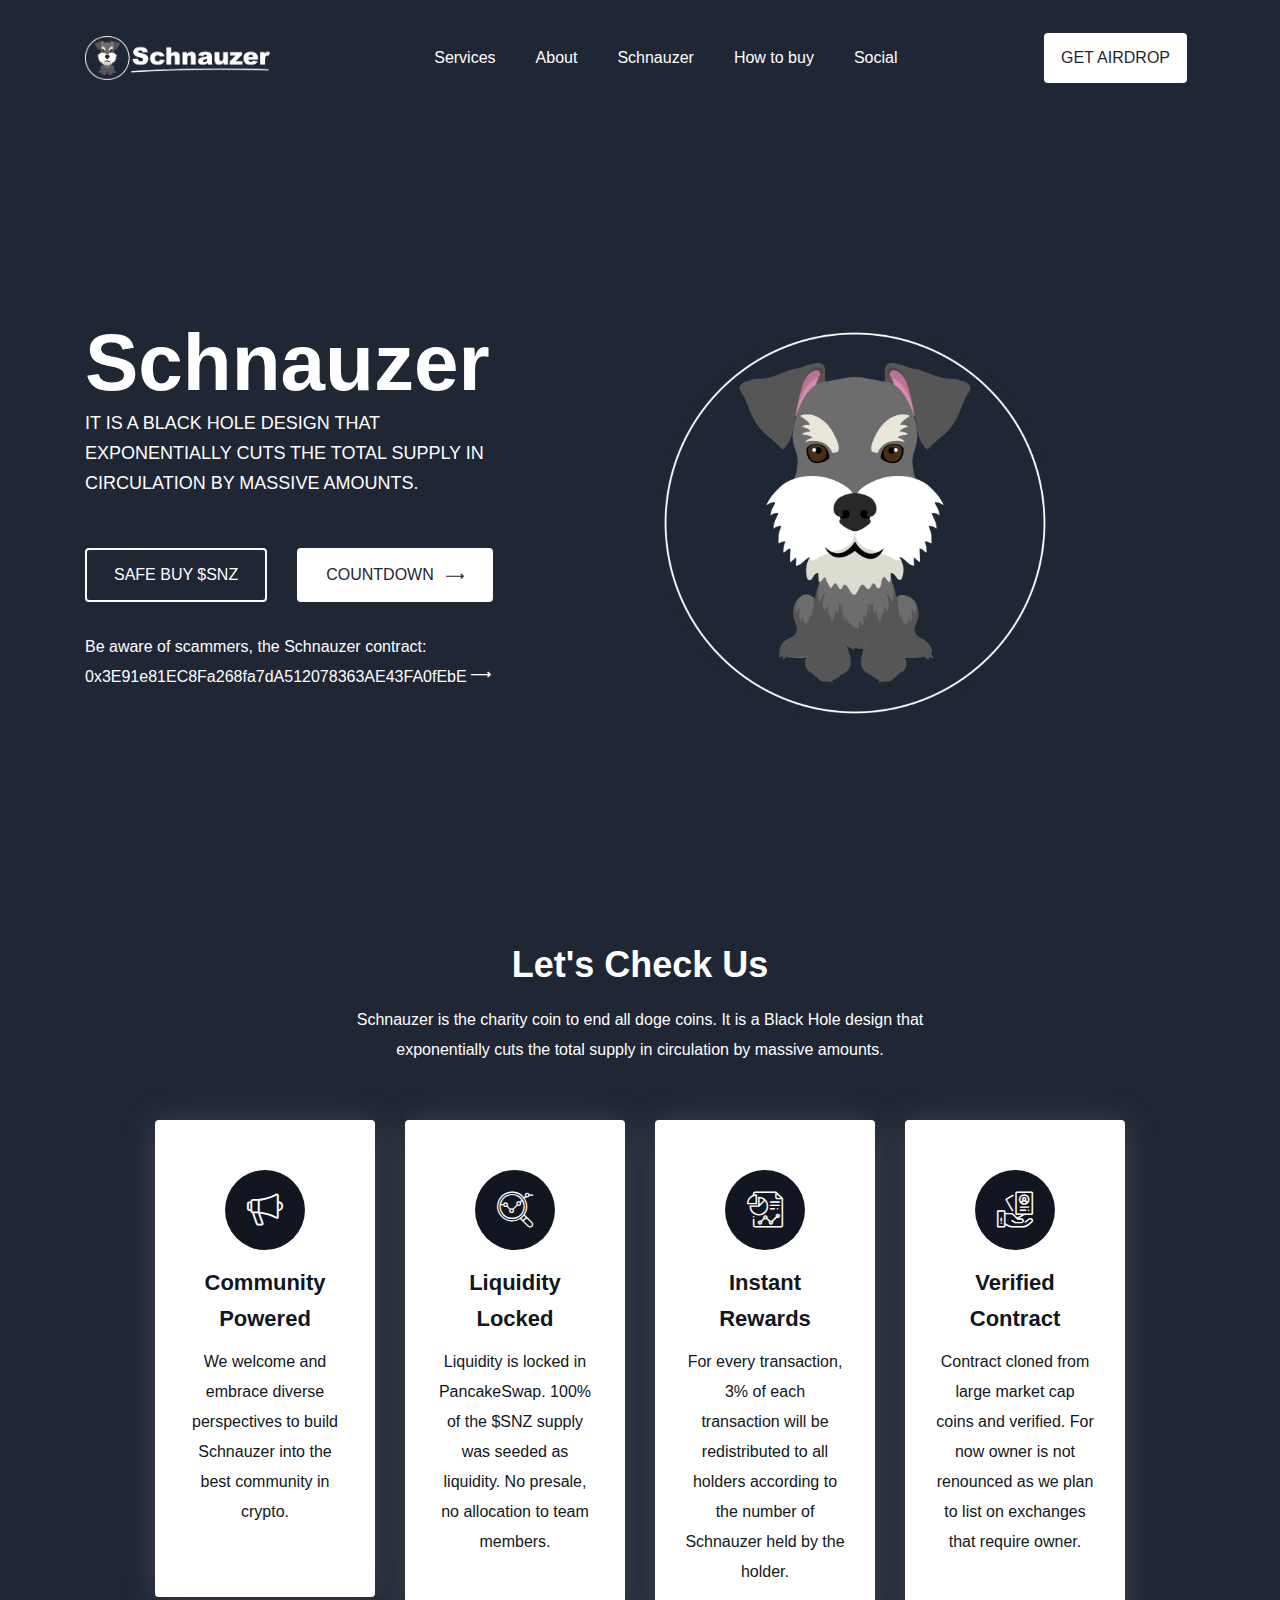
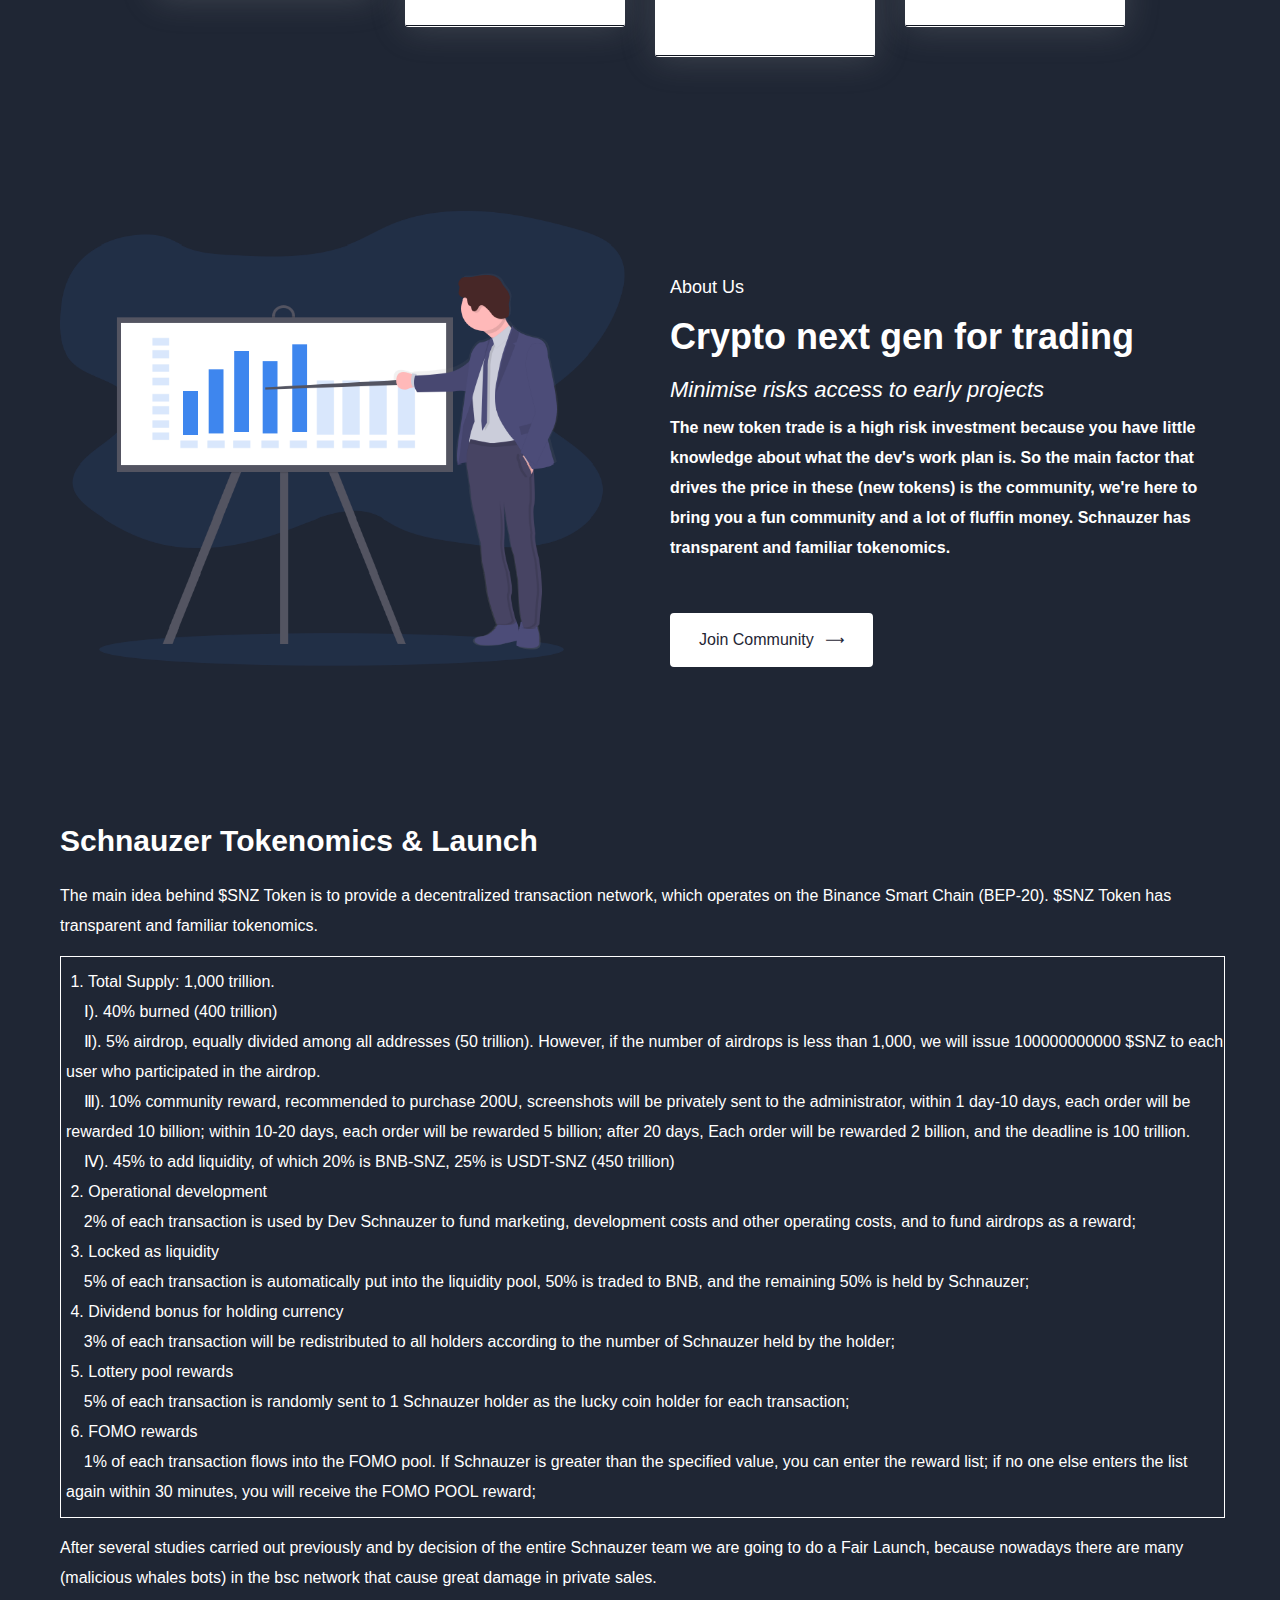
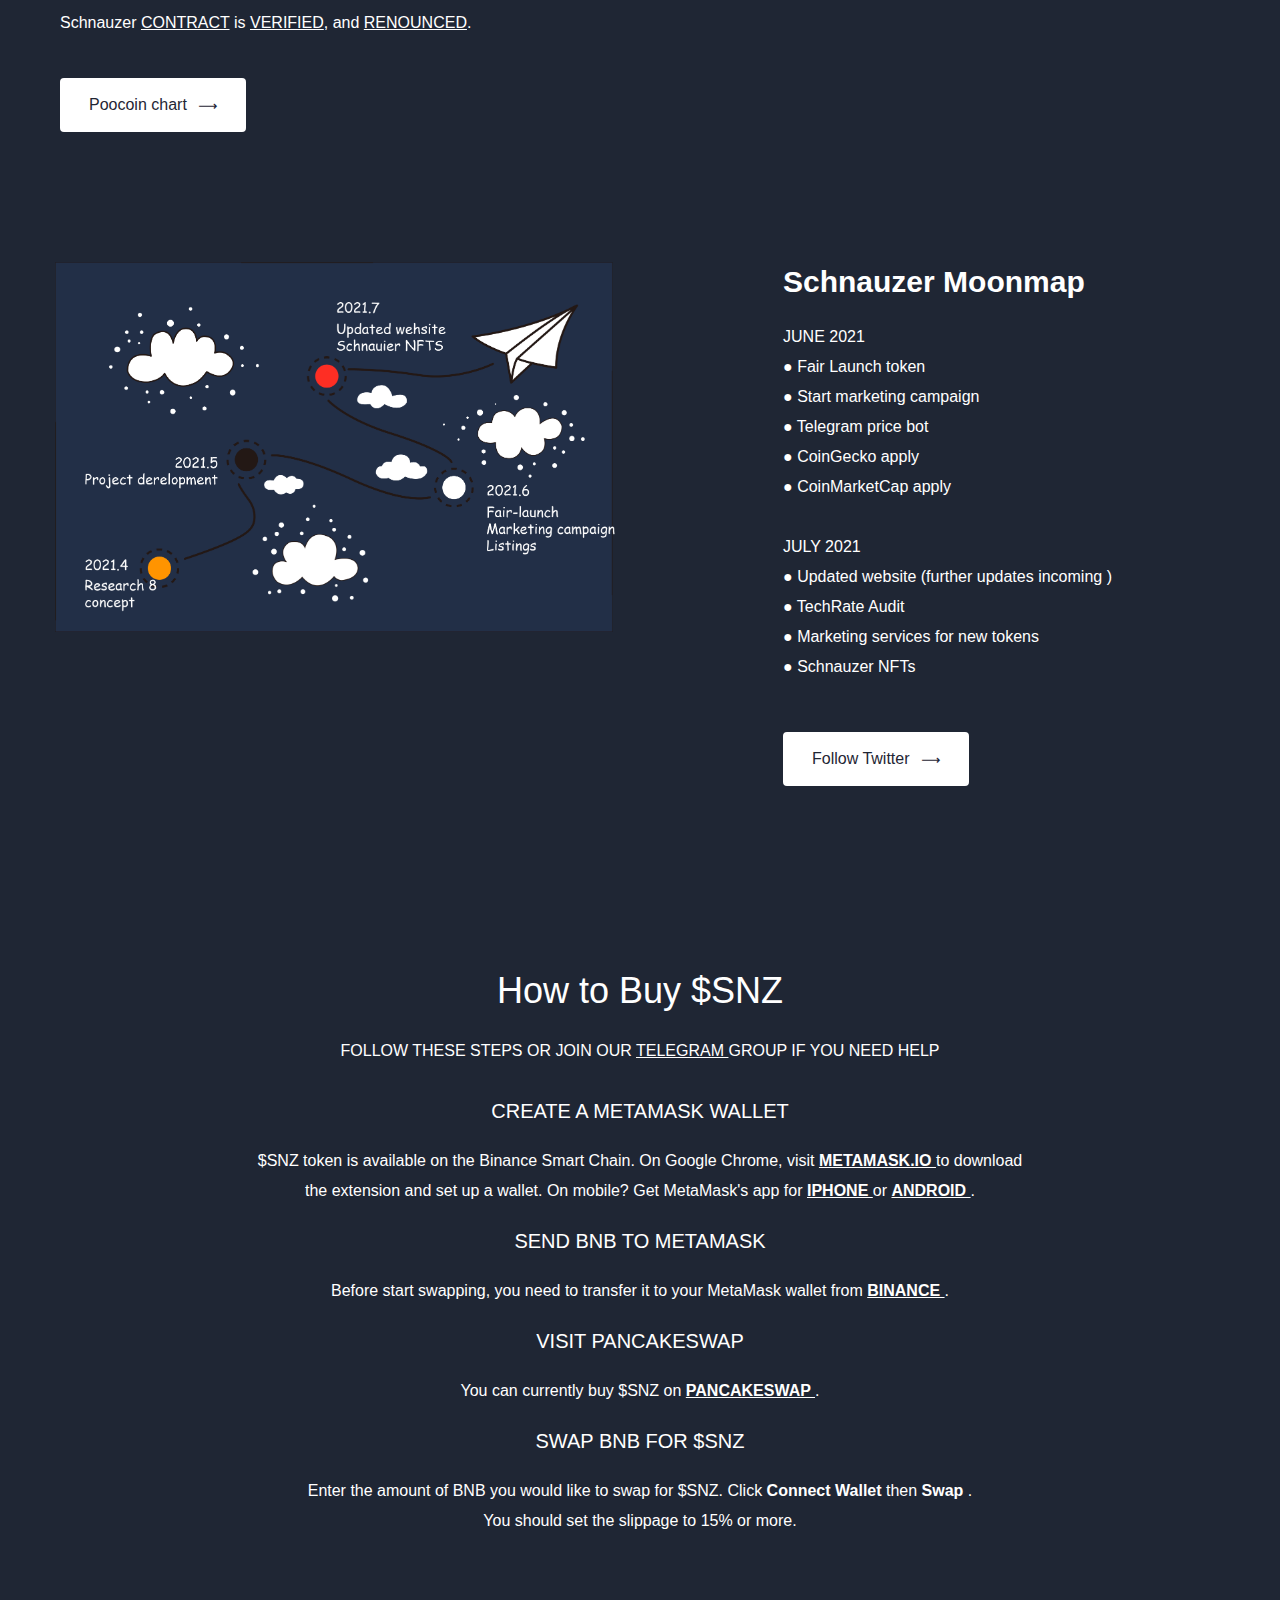
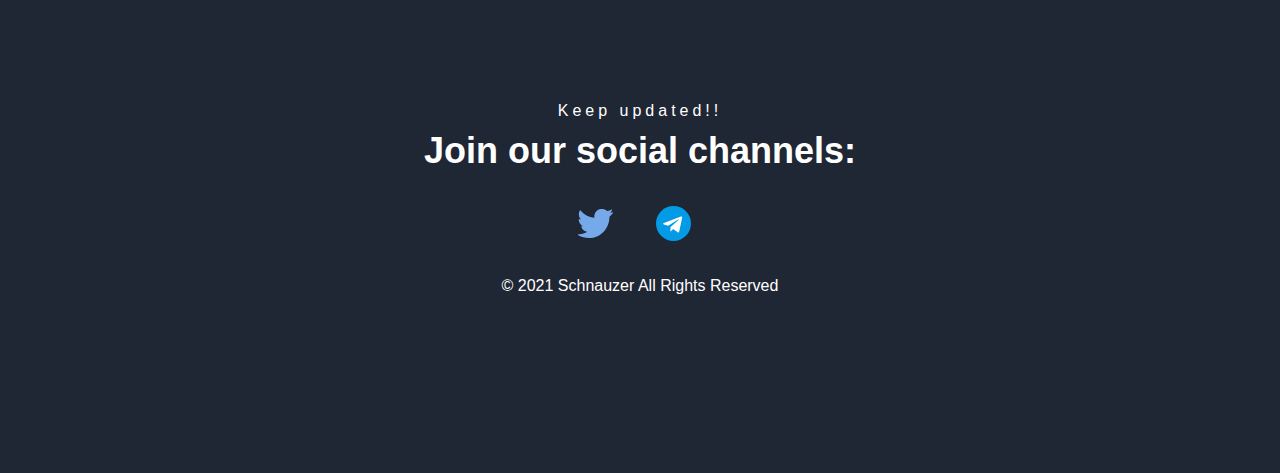
<file: index.html>
<!DOCTYPE html>
<html lang="en" class="">
	<head>
		<meta http-equiv="Content-Type" content="text/html; charset=UTF-8">
		<!-- Meta Data -->
		<meta http-equiv="X-UA-Compatible" content="IE=edge">
		<meta name="viewport" content="width=device-width, initial-scale=1">
		<title>
			Schnauzer
		</title>
		<meta http-equiv="X-UA-Compatible" content="IE=edge,chrome=1">
		<meta name="viewport" content="width=device-width,initial-scale=1,user-scalable=1">
		<!-- Open Graph / Facebook -->
		<meta property="og:type" content="website">
		<meta property="og:url" content="Schnauzer ">
		<meta property="og:title" content="Schnauzer ">
		<!-- Twitter -->
		<meta property="twitter:card" content="summary_large_image">
		<meta property="twitter:url" content="Schnauzer ">
		<meta property="twitter:title" content="Schnauzer ">
		<!-- Favicon -->
		<link rel="shortcut icon"  href="https://schnauzer.finance/static/favicon.ico">
		<link rel="apple-touch-icon" sizes="76x76" href="https://schnauzer.finance/static/favicon.ico" /> 
		<!-- Dependency Styles -->
		<link rel="stylesheet" href="./static/bootstrap.min.css"
		type="text/css">
		<link rel="stylesheet" href="./static/all.min.css"
		type="text/css">
		<link rel="stylesheet" href="./static/select2.min.css"
		type="text/css">
		<link rel="stylesheet" href="./static/flaticon.css"
		type="text/css">
		<link rel="stylesheet" href="./static/flaticon2.css"
		type="text/css">
		<link rel="stylesheet" href="./static/animate.css"
		type="text/css">
		<link rel="stylesheet" href="./static/jquery.pagepiling.min.css"
		type="text/css">
		<link rel="stylesheet" href="./static/nivo-slider.css"
		type="text/css">
		<link rel="stylesheet" href="./static/meanmenu.min.css"
		type="text/css">
		<link rel="stylesheet" href="./static/magnific-popup.css"
		type="text/css">
		<link rel="stylesheet" href="./static/owl.carousel.min.css"
		type="text/css">
		<link rel="stylesheet" href="./static/owl.theme.default.min.css"
		type="text/css">
		<link rel="stylesheet" href="./static/slick.css"
		type="text/css">
		<link rel="stylesheet" href="./static/slick-theme.css"
		type="text/css">
		<!-- Site Stylesheet -->
		<link rel="stylesheet" href="./static/app.css"
		type="text/css">
		<!-- Animation Stylesheet -->
		<link rel="stylesheet" href="./static/animation-css.css"
		type="text/css">
		<!-- Google Web Fonts -->
		<link href="./static/css" rel="stylesheet">
		<link href="./static/css(1)" rel="stylesheet">
		<style id="theia-sticky-sidebar-stylesheet-TSS">
			.theiaStickySidebar:after {content: ""; display: table; clear: both;}
		</style>
		<style type="text/css">
			div.eapps-widget{position:relative}div.eapps-widget.eapps-widget-show-toolbar:before{position:absolute;content:"";display:block;bottom:0;top:0;left:0;right:0;pointer-events:none;border:1px
			solid transparent;transition:border .3s ease;z-index:1}.eapps-widget-toolbar{position:absolute;top:-32px;left:0;right:0;display:block;z-index:99999;padding-bottom:4px;transition:all
			.3s ease;pointer-events:none;opacity:0}.eapps-widget:hover .eapps-widget-toolbar{opacity:1;pointer-events:auto}.eapps-widget-toolbar
			a{text-decoration:none;box-shadow:none!important}.eapps-widget-toolbar-panel{border-radius:6px;background-color:#222;color:#fff;display:-ms-inline-flexbox;display:inline-flex;-ms-flex-align:center;align-items:center;top:0;position:relative;transition:all
			.3s ease;opacity:0;overflow:hidden;-webkit-backface-visibility:hidden;backface-visibility:hidden;box-shadow:0
			0 0 1px hsla(0,0%,100%,.2);height:28px}.eapps-widget:hover .eapps-widget-toolbar-panel{opacity:1}.eapps-widget-toolbar-panel-wrapper{width:100%;position:relative}.eapps-widget-toolbar-panel-only-you{position:absolute;top:-24px;font-size:11px;line-height:14px;color:#9c9c9c;padding:5px
			4px}.eapps-widget-toolbar-panel-logo{width:28px;height:28px;border-right:1px
			solid hsla(0,0%,100%,.2);display:-ms-flexbox;display:flex;-ms-flex-align:center;align-items:center;-ms-flex-pack:center;justify-content:center}.eapps-widget-toolbar-panel-logo
			svg{display:block;width:15px;height:15px;fill:#f93262}.eapps-widget-toolbar-panel-edit{font-size:12px;font-weight:400;line-height:14px;display:-ms-inline-flexbox;display:inline-flex;-ms-flex-align:center;align-items:center;padding:9px;border-right:1px
			solid hsla(0,0%,100%,.2);color:#fff;text-decoration:none}.eapps-widget-toolbar-panel-edit-icon{width:14px;height:14px;margin-right:8px}.eapps-widget-toolbar-panel-edit-icon
			svg{display:block;width:100%;height:100%;fill:#fff}.eapps-widget-toolbar-panel-views{display:-ms-inline-flexbox;display:inline-flex;-ms-flex-pack:center;justify-content:center;-ms-flex-align:center;align-items:center}.eapps-widget-toolbar-panel-views-label{font-size:12px;font-weight:400;line-height:14px;margin-left:8px}.eapps-widget-toolbar-panel-views-bar{display:-ms-inline-flexbox;display:inline-flex;width:70px;height:3px;border-radius:2px;margin-left:8px;background-color:hsla(0,0%,100%,.3)}.eapps-widget-toolbar-panel-views-bar-inner{border-radius:2px;background-color:#4ad504}.eapps-widget-toolbar-panel-views-green
			.eapps-widget-toolbar-panel-views-bar-inner{background-color:#4ad504}.eapps-widget-toolbar-panel-views-red
			.eapps-widget-toolbar-panel-views-bar-inner{background-color:#ff4734}.eapps-widget-toolbar-panel-views-orange
			.eapps-widget-toolbar-panel-views-bar-inner{background-color:#ffb400}.eapps-widget-toolbar-panel-views-percent{display:-ms-inline-flexbox;display:inline-flex;margin-left:8px;margin-right:8px;font-size:12px;font-weight:400;line-height:14px}.eapps-widget-toolbar-panel-views-get-more{padding:9px
			16px;background-color:#f93262;color:#fff;font-size:12px;font-weight:400;border-radius:0
			6px 6px 0}.eapps-widget-toolbar-panel-share{position:absolute;top:0;display:inline-block;margin-left:8px;width:83px;height:28px;padding-bottom:4px;box-sizing:content-box!important}.eapps-widget-toolbar-panel-share:hover
			.eapps-widget-toolbar-panel-share-block{opacity:1;pointer-events:all}.eapps-widget-toolbar-panel-share-button{padding:0
			18px;height:28px;background-color:#1c91ff;color:#fff;font-size:12px;font-weight:400;border-radius:6px;position:absolute;top:0;display:-ms-flexbox;display:flex;-ms-flex-direction:row;flex-direction:row;cursor:default;-ms-flex-align:center;align-items:center}.eapps-widget-toolbar-panel-share-button
			svg{display:inline-block;margin-right:6px;fill:#fff;position:relative;top:-1px}.eapps-widget-toolbar-panel-share-block{position:absolute;background:#fff;border:1px
			solid hsla(0,0%,7%,.1);border-radius:10px;width:209px;top:32px;transform:translateX(-63px);opacity:0;pointer-events:none;transition:all
			.3s ease;box-shadow:0 4px 6px rgba(0,0,0,.05)}.eapps-widget-toolbar-panel-share-block:hover{opacity:1;pointer-events:all}.eapps-widget-toolbar-panel-share-block-text{color:#111;font-size:15px;font-weight:400;padding:12px
			0;text-align:center}.eapps-widget-toolbar-panel-share-block-text-icon{padding-bottom:4px}.eapps-widget-toolbar-panel-share-block-actions{display:-ms-flexbox;display:flex;-ms-flex-direction:row;flex-direction:row;border-top:1px
			solid hsla(0,0%,7%,.1)}.eapps-widget-toolbar-panel-share-block-actions-item{width:33.333333%;display:-ms-flexbox;display:flex;-ms-flex-pack:center;justify-content:center;-ms-flex-align:center;align-items:center;height:39px;transition:all
			.3s ease;background-color:transparent}.eapps-widget-toolbar-panel-share-block-actions-item:hover{background-color:#fafafa}.eapps-widget-toolbar-panel-share-block-actions-item
			a{width:100%;height:100%;display:-ms-flexbox;display:flex;-ms-flex-pack:center;justify-content:center;-ms-flex-align:center;align-items:center}.eapps-widget-toolbar-panel-share-block-actions-item-icon{width:16px;height:16px;display:block}.eapps-widget-toolbar-panel-share-block-actions-item-facebook
			.eapps-widget-toolbar-panel-share-block-actions-item-icon{fill:#3c5a9b}.eapps-widget-toolbar-panel-share-block-actions-item-twitter
			.eapps-widget-toolbar-panel-share-block-actions-item-icon{fill:#1ab2e8}.eapps-widget-toolbar-panel-share-block-actions-item-google
			.eapps-widget-toolbar-panel-share-block-actions-item-icon{fill:#dd4b39}.eapps-widget-toolbar-panel-share-block-actions-item:not(:last-child){border-right:1px
			solid hsla(0,0%,7%,.1)}
		</style>
		<style type="text/css">
			div.eapps-widget{position:relative}div.eapps-widget.eapps-widget-show-toolbar:before{position:absolute;content:"";display:block;bottom:0;top:0;left:0;right:0;pointer-events:none;border:1px
			solid transparent;transition:border .3s ease;z-index:1}.eapps-widget-toolbar{position:absolute;top:-32px;left:0;right:0;display:block;z-index:99999;padding-bottom:4px;transition:all
			.3s ease;pointer-events:none;opacity:0}.eapps-widget:hover .eapps-widget-toolbar{opacity:1;pointer-events:auto}.eapps-widget-toolbar
			a{text-decoration:none;box-shadow:none!important}.eapps-widget-toolbar-panel{border-radius:6px;background-color:#222;color:#fff;display:-ms-inline-flexbox;display:inline-flex;-ms-flex-align:center;align-items:center;top:0;position:relative;transition:all
			.3s ease;opacity:0;overflow:hidden;-webkit-backface-visibility:hidden;backface-visibility:hidden;box-shadow:0
			0 0 1px hsla(0,0%,100%,.2);height:28px}.eapps-widget:hover .eapps-widget-toolbar-panel{opacity:1}.eapps-widget-toolbar-panel-wrapper{width:100%;position:relative}.eapps-widget-toolbar-panel-only-you{position:absolute;top:-24px;font-size:11px;line-height:14px;color:#9c9c9c;padding:5px
			4px}.eapps-widget-toolbar-panel-logo{width:28px;height:28px;border-right:1px
			solid hsla(0,0%,100%,.2);display:-ms-flexbox;display:flex;-ms-flex-align:center;align-items:center;-ms-flex-pack:center;justify-content:center}.eapps-widget-toolbar-panel-logo
			svg{display:block;width:15px;height:15px;fill:#f93262}.eapps-widget-toolbar-panel-edit{font-size:12px;font-weight:400;line-height:14px;display:-ms-inline-flexbox;display:inline-flex;-ms-flex-align:center;align-items:center;padding:9px;border-right:1px
			solid hsla(0,0%,100%,.2);color:#fff;text-decoration:none}.eapps-widget-toolbar-panel-edit-icon{width:14px;height:14px;margin-right:8px}.eapps-widget-toolbar-panel-edit-icon
			svg{display:block;width:100%;height:100%;fill:#fff}.eapps-widget-toolbar-panel-views{display:-ms-inline-flexbox;display:inline-flex;-ms-flex-pack:center;justify-content:center;-ms-flex-align:center;align-items:center}.eapps-widget-toolbar-panel-views-label{font-size:12px;font-weight:400;line-height:14px;margin-left:8px}.eapps-widget-toolbar-panel-views-bar{display:-ms-inline-flexbox;display:inline-flex;width:70px;height:3px;border-radius:2px;margin-left:8px;background-color:hsla(0,0%,100%,.3)}.eapps-widget-toolbar-panel-views-bar-inner{border-radius:2px;background-color:#4ad504}.eapps-widget-toolbar-panel-views-green
			.eapps-widget-toolbar-panel-views-bar-inner{background-color:#4ad504}.eapps-widget-toolbar-panel-views-red
			.eapps-widget-toolbar-panel-views-bar-inner{background-color:#ff4734}.eapps-widget-toolbar-panel-views-orange
			.eapps-widget-toolbar-panel-views-bar-inner{background-color:#ffb400}.eapps-widget-toolbar-panel-views-percent{display:-ms-inline-flexbox;display:inline-flex;margin-left:8px;margin-right:8px;font-size:12px;font-weight:400;line-height:14px}.eapps-widget-toolbar-panel-views-get-more{padding:9px
			16px;background-color:#f93262;color:#fff;font-size:12px;font-weight:400;border-radius:0
			6px 6px 0}.eapps-widget-toolbar-panel-share{position:absolute;top:0;display:inline-block;margin-left:8px;width:83px;height:28px;padding-bottom:4px;box-sizing:content-box!important}.eapps-widget-toolbar-panel-share:hover
			.eapps-widget-toolbar-panel-share-block{opacity:1;pointer-events:all}.eapps-widget-toolbar-panel-share-button{padding:0
			18px;height:28px;background-color:#1c91ff;color:#fff;font-size:12px;font-weight:400;border-radius:6px;position:absolute;top:0;display:-ms-flexbox;display:flex;-ms-flex-direction:row;flex-direction:row;cursor:default;-ms-flex-align:center;align-items:center}.eapps-widget-toolbar-panel-share-button
			svg{display:inline-block;margin-right:6px;fill:#fff;position:relative;top:-1px}.eapps-widget-toolbar-panel-share-block{position:absolute;background:#fff;border:1px
			solid hsla(0,0%,7%,.1);border-radius:10px;width:209px;top:32px;transform:translateX(-63px);opacity:0;pointer-events:none;transition:all
			.3s ease;box-shadow:0 4px 6px rgba(0,0,0,.05)}.eapps-widget-toolbar-panel-share-block:hover{opacity:1;pointer-events:all}.eapps-widget-toolbar-panel-share-block-text{color:#111;font-size:15px;font-weight:400;padding:12px
			0;text-align:center}.eapps-widget-toolbar-panel-share-block-text-icon{padding-bottom:4px}.eapps-widget-toolbar-panel-share-block-actions{display:-ms-flexbox;display:flex;-ms-flex-direction:row;flex-direction:row;border-top:1px
			solid hsla(0,0%,7%,.1)}.eapps-widget-toolbar-panel-share-block-actions-item{width:33.333333%;display:-ms-flexbox;display:flex;-ms-flex-pack:center;justify-content:center;-ms-flex-align:center;align-items:center;height:39px;transition:all
			.3s ease;background-color:transparent}.eapps-widget-toolbar-panel-share-block-actions-item:hover{background-color:#fafafa}.eapps-widget-toolbar-panel-share-block-actions-item
			a{width:100%;height:100%;display:-ms-flexbox;display:flex;-ms-flex-pack:center;justify-content:center;-ms-flex-align:center;align-items:center}.eapps-widget-toolbar-panel-share-block-actions-item-icon{width:16px;height:16px;display:block}.eapps-widget-toolbar-panel-share-block-actions-item-facebook
			.eapps-widget-toolbar-panel-share-block-actions-item-icon{fill:#3c5a9b}.eapps-widget-toolbar-panel-share-block-actions-item-twitter
			.eapps-widget-toolbar-panel-share-block-actions-item-icon{fill:#1ab2e8}.eapps-widget-toolbar-panel-share-block-actions-item-google
			.eapps-widget-toolbar-panel-share-block-actions-item-icon{fill:#dd4b39}.eapps-widget-toolbar-panel-share-block-actions-item:not(:last-child){border-right:1px
			solid hsla(0,0%,7%,.1)}
		</style>
		<style type="text/css">
			div.eapps-widget{position:relative}div.eapps-widget.eapps-widget-show-toolbar:before{position:absolute;content:"";display:block;bottom:0;top:0;left:0;right:0;pointer-events:none;border:1px
			solid transparent;transition:border .3s ease;z-index:1}.eapps-widget-toolbar{position:absolute;top:-32px;left:0;right:0;display:block;z-index:99999;padding-bottom:4px;transition:all
			.3s ease;pointer-events:none;opacity:0}.eapps-widget:hover .eapps-widget-toolbar{opacity:1;pointer-events:auto}.eapps-widget-toolbar
			a{text-decoration:none;box-shadow:none!important}.eapps-widget-toolbar-panel{border-radius:6px;background-color:#222;color:#fff;display:-ms-inline-flexbox;display:inline-flex;-ms-flex-align:center;align-items:center;top:0;position:relative;transition:all
			.3s ease;opacity:0;overflow:hidden;-webkit-backface-visibility:hidden;backface-visibility:hidden;box-shadow:0
			0 0 1px hsla(0,0%,100%,.2);height:28px}.eapps-widget:hover .eapps-widget-toolbar-panel{opacity:1}.eapps-widget-toolbar-panel-wrapper{width:100%;position:relative}.eapps-widget-toolbar-panel-only-you{position:absolute;top:-24px;font-size:11px;line-height:14px;color:#9c9c9c;padding:5px
			4px}.eapps-widget-toolbar-panel-logo{width:28px;height:28px;border-right:1px
			solid hsla(0,0%,100%,.2);display:-ms-flexbox;display:flex;-ms-flex-align:center;align-items:center;-ms-flex-pack:center;justify-content:center}.eapps-widget-toolbar-panel-logo
			svg{display:block;width:15px;height:15px;fill:#f93262}.eapps-widget-toolbar-panel-edit{font-size:12px;font-weight:400;line-height:14px;display:-ms-inline-flexbox;display:inline-flex;-ms-flex-align:center;align-items:center;padding:9px;border-right:1px
			solid hsla(0,0%,100%,.2);color:#fff;text-decoration:none}.eapps-widget-toolbar-panel-edit-icon{width:14px;height:14px;margin-right:8px}.eapps-widget-toolbar-panel-edit-icon
			svg{display:block;width:100%;height:100%;fill:#fff}.eapps-widget-toolbar-panel-views{display:-ms-inline-flexbox;display:inline-flex;-ms-flex-pack:center;justify-content:center;-ms-flex-align:center;align-items:center}.eapps-widget-toolbar-panel-views-label{font-size:12px;font-weight:400;line-height:14px;margin-left:8px}.eapps-widget-toolbar-panel-views-bar{display:-ms-inline-flexbox;display:inline-flex;width:70px;height:3px;border-radius:2px;margin-left:8px;background-color:hsla(0,0%,100%,.3)}.eapps-widget-toolbar-panel-views-bar-inner{border-radius:2px;background-color:#4ad504}.eapps-widget-toolbar-panel-views-green
			.eapps-widget-toolbar-panel-views-bar-inner{background-color:#4ad504}.eapps-widget-toolbar-panel-views-red
			.eapps-widget-toolbar-panel-views-bar-inner{background-color:#ff4734}.eapps-widget-toolbar-panel-views-orange
			.eapps-widget-toolbar-panel-views-bar-inner{background-color:#ffb400}.eapps-widget-toolbar-panel-views-percent{display:-ms-inline-flexbox;display:inline-flex;margin-left:8px;margin-right:8px;font-size:12px;font-weight:400;line-height:14px}.eapps-widget-toolbar-panel-views-get-more{padding:9px
			16px;background-color:#f93262;color:#fff;font-size:12px;font-weight:400;border-radius:0
			6px 6px 0}.eapps-widget-toolbar-panel-share{position:absolute;top:0;display:inline-block;margin-left:8px;width:83px;height:28px;padding-bottom:4px;box-sizing:content-box!important}.eapps-widget-toolbar-panel-share:hover
			.eapps-widget-toolbar-panel-share-block{opacity:1;pointer-events:all}.eapps-widget-toolbar-panel-share-button{padding:0
			18px;height:28px;background-color:#1c91ff;color:#fff;font-size:12px;font-weight:400;border-radius:6px;position:absolute;top:0;display:-ms-flexbox;display:flex;-ms-flex-direction:row;flex-direction:row;cursor:default;-ms-flex-align:center;align-items:center}.eapps-widget-toolbar-panel-share-button
			svg{display:inline-block;margin-right:6px;fill:#fff;position:relative;top:-1px}.eapps-widget-toolbar-panel-share-block{position:absolute;background:#fff;border:1px
			solid hsla(0,0%,7%,.1);border-radius:10px;width:209px;top:32px;transform:translateX(-63px);opacity:0;pointer-events:none;transition:all
			.3s ease;box-shadow:0 4px 6px rgba(0,0,0,.05)}.eapps-widget-toolbar-panel-share-block:hover{opacity:1;pointer-events:all}.eapps-widget-toolbar-panel-share-block-text{color:#111;font-size:15px;font-weight:400;padding:12px
			0;text-align:center}.eapps-widget-toolbar-panel-share-block-text-icon{padding-bottom:4px}.eapps-widget-toolbar-panel-share-block-actions{display:-ms-flexbox;display:flex;-ms-flex-direction:row;flex-direction:row;border-top:1px
			solid hsla(0,0%,7%,.1)}.eapps-widget-toolbar-panel-share-block-actions-item{width:33.333333%;display:-ms-flexbox;display:flex;-ms-flex-pack:center;justify-content:center;-ms-flex-align:center;align-items:center;height:39px;transition:all
			.3s ease;background-color:transparent}.eapps-widget-toolbar-panel-share-block-actions-item:hover{background-color:#fafafa}.eapps-widget-toolbar-panel-share-block-actions-item
			a{width:100%;height:100%;display:-ms-flexbox;display:flex;-ms-flex-pack:center;justify-content:center;-ms-flex-align:center;align-items:center}.eapps-widget-toolbar-panel-share-block-actions-item-icon{width:16px;height:16px;display:block}.eapps-widget-toolbar-panel-share-block-actions-item-facebook
			.eapps-widget-toolbar-panel-share-block-actions-item-icon{fill:#3c5a9b}.eapps-widget-toolbar-panel-share-block-actions-item-twitter
			.eapps-widget-toolbar-panel-share-block-actions-item-icon{fill:#1ab2e8}.eapps-widget-toolbar-panel-share-block-actions-item-google
			.eapps-widget-toolbar-panel-share-block-actions-item-icon{fill:#dd4b39}.eapps-widget-toolbar-panel-share-block-actions-item:not(:last-child){border-right:1px
			solid hsla(0,0%,7%,.1)}
		</style>
		
		<script type="text/javascript" charset="UTF-8" src="./static/common.js">
		</script>
		<script type="text/javascript" charset="UTF-8" src="./static/util.js">
		</script>
	</head>
	<body class="box-layout loaded">
		<script src="./static/platform.js"
		defer="">
		</script>
		
		<div id="wrapper" class="wrapper">
			<div id="main_content">
				<!--=====================================-->
				<!--=N avbar Start=-->
				<!--=====================================-->
				<header class="sticky-on">
					<div id="sticky-placeholder" style="height: 0px;">
					</div>
					<div id="navbar-wrap" class="navbar-wrap">
						<div class="navbar-layout2">
							<div class="box-layout-child">
								<div class="container-fluid">
									<div class="row no-gutters d-flex align-items-center position-relative">
										<div class="col-lg-2 d-flex justify-content-start">
											<div class="temp-logo text-center">
												<a href="https://Schnauzer.com/index.html" class="default-logo">
													<img src="./static/logo-dark1.png" alt="logo"
													class="img-fluid">
												</a>
												<a href="https://Schnauzer.com/index.html" class="sticky-logo">
													<img src="./static/logo-dark1.png" alt="logo"
													class="img-fluid">
												</a>
											</div>
										</div>
										<div class="col-lg-7 d-flex justify-content-end possition-static">
											<nav id="dropdown" class="template-main-menu" style="display: block;">
												<ul>
													<li>
														<a href="https://schnauzer.finance/#services">
															<span>
																Services
															</span>
														</a>
													</li>
													<li>
														<a href="https://schnauzer.finance/#about">
															<span>
																About
															</span>
														</a>
													</li>
													<li>
														<a href="https://schnauzer.finance/#token">
															<span>
																Schnauzer
															</span>
														</a>
													</li>
													<li>
														<a href="https://schnauzer.finance/#buy">
															<span>
																How to buy
															</span>
														</a>
													</li>
													<li>
														<a href="https://schnauzer.finance/#social">
															<span>
																Social
															</span>
														</a>
													</li>
												</ul>
											</nav>
										</div>
										<div class="col-lg-3 d-flex justify-content-end">
											<ul class="header-action-items">
												<li class="single-item mr-2">
													<a href="https://forms.gle/969ZNdeA44j5ZaJD9" target="_blank"
													class="item-btn btn-fill">
													GET AIRDROP
													</a>
												</li>
											</ul>
										</div>
									</div>
								</div>
							</div>
						</div>
					</div>
				</header>
				<!--=====================================-->
				<!--=N avbar End=-->
				<!--=====================================-->
				<!--=====================================-->
				<!--=M ain Banner Start=-->
				<!--=====================================-->
				<section class="yellow main-banner-wrap-layout2 has-animation active-animation">
					<div class="box-layout-child">
						<div class="container-fluid">
							<div class="row">
								<div class="col-lg-6 order-lg-2  align-items-center justify-content-center">
									<div class="main-banner-box-layout2">
										<div class="translate-right-75 opacity-animation transition-150 transition-delay-2000">
											<div class="item-figure">
												<div class="owlph SNZm">
													<img src="./static/big-logo.png">
												</div>
												<div class="owlpc">
													<div class="translate-bottom-75 opacity-animation transition-150 transition-delay-2000">
														<div class="item-sub-title" style="color: transparent;">
															Congratulations.
														</div>
														<div class="item-sub-title" style="color: transparent;">
															Found the wealth code.
														</div>
														
													</div>
													<!-- SNZ -->
													<div class="SNZ">
														<img src="./static/big-logo.png" style="width: 400px; height: 400px;">
													</div>
												</div>
												<!-- end SNZ -->
											</div>
										</div>
									</div>
								</div>
								<div class="owlpc col-lg-6 order-lg-1  align-items-center">
									<div class="main-banner-box-layout2">
										<div class="translate-bottom-75 opacity-animation transition-150 transition-delay-2000">
											<div class="item-sub-title" style="color: transparent;">
												Congratulations.
											</div>
											<div class="item-sub-title" style="color: transparent;">
												Ffound the wealth code.
											</div>
											
										</div>
										<div class="translate-bottom-75 opacity-animation transition-150 transition-delay-2500">
											<h1 class="item-main-title" style="font-size: 80px;">
												Schnauzer
											</h1>
										</div>
										<div class="translate-bottom-75 opacity-animation transition-150 transition-delay-3000">
											<p>
												IT IS A BLACK HOLE DESIGN THAT EXPONENTIALLY CUTS THE TOTAL SUPPLY IN CIRCULATION BY MASSIVE AMOUNTS.
											</p>
										</div>
										<div class="translate-bottom-75 opacity-animation transition-150 transition-delay-3500">
											<div class="banner-btns">
												<a target="_blank" href="https://exchange.pancakeswap.finance/#/swap?outputCurrency=0x3E91e81EC8Fa268fa7dA512078363AE43FA0fEbE"
												class="item-btn btn-ghost btn-dark">
													SAFE BUY $SNZ
												</a>
												<a target="_blank" href="https://www.timeanddate.com/countdown/launch?iso=20210627T14&p0=1440&msg=SCHNAUZER+LAUNCH+COUNTDOWN&font=sanserif" class="item-btn btn-fill">COUNTDOWN<i class="flaticon-next"></i></a>
											</div>
											<br>
											<h6>
												Be aware of scammers, the Schnauzer contract:<br>
												<a style="color:#FFFFFF;" target="_blank" href="https://bscscan.com/token/0x3E91e81EC8Fa268fa7dA512078363AE43FA0fEbE">
													0x3E91e81EC8Fa268fa7dA512078363AE43FA0fEbE
													<i class="flaticon-next">
													</i>
												</a>
											</h6>
										</div>
									</div>
								</div>
							</div>
						</div>
					</div>
				</section>
				<!--=====================================-->
				<!--=Main Banner End=-->
				<!--=====================================-->
				<!--=====================================-->
				<!--=S ervice Section Area Start=-->
				<!--=====================================-->
				<section id="services" class="yellow service-wrap-layout2 section-padding-md position-relative" style="padding-top: 40px;">
					<div class="animated-figure">
					</div>
					<div class="container">
						<div class="section-heading heading-dark heading-layout1">
							<h2 class="heading-main-title">
								Let's Check Us
							</h2>
							<p class="heading-paragraph">
								Schnauzer is the charity coin to end all doge coins. It is a Black Hole design that exponentially cuts the total supply in circulation by massive amounts.
							</p>
						</div>
					</div>
					<div class="container-fluid">
						<div class="row has-animation active-animation" style="justify-content:center; ">
							<div class="col-xl-5th col-sm-6">
								<div class="translate-left-10 opacity-animation transition-100 transition-delay-700">
									<div class="service-box-layout2 layout-bg-royal-blue">
										<div class="item-icon icon-bg-royal-blue">
											<div class="icon-color icon-color-royal-blue">
												<i class="flaticon-speaker">
												</i>
											</div>
										</div>
										<h3 class="item-title">
											<a href="https://Schnauzer.com/service-details.html">
												Community Powered
											</a>
										</h3>
										<p>
											We welcome and embrace diverse perspectives to build Schnauzer into the best community in crypto.
										</p>
									</div>
								</div>
							</div>

							<div class="col-xl-5th col-sm-6">
								<div class="translate-left-10 opacity-animation transition-100 transition-delay-700">
									<div class="service-box-layout2 layout-bg-royal-blue">
										<div class="item-icon icon-bg-royal-blue">
											<div class="icon-color icon-color-royal-blue">
												<i class="flaticon-chart">
												</i>
											</div>
										</div>
										<h3 class="item-title">
											<a href="https://Schnauzer.com/service-details.html">
												Liquidity Locked
											</a>
										</h3>
										<p>
											Liquidity is locked in PancakeSwap. 100% of the $SNZ supply was seeded as liquidity. No presale, no allocation to team members. 
										</p>
									</div>
								</div>
							</div>
							<div class="col-xl-5th col-sm-6">
								<div class="translate-left-10 opacity-animation transition-100 transition-delay-700">
									<div class="service-box-layout2 layout-bg-royal-blue">
										<div class="item-icon icon-bg-royal-blue">
											<div class="icon-color icon-color-royal-blue">
												<i class="flaticon-business-report">
												</i>
											</div>
										</div>
										<h3 class="item-title">
											<a href="https://Schnauzer.com/service-details.html">
												Instant Rewards
											</a>
										</h3>
										<p>
											For every transaction, 3% of each transaction will be redistributed to all holders according to the number of Schnauzer held by the holder.
										</p>
									</div>
								</div>
							</div>
							<div class="col-xl-5th col-sm-6">
								<div class="translate-left-10 opacity-animation transition-100 transition-delay-700">
									<div class="service-box-layout2 layout-bg-royal-blue">
										<div class="item-icon icon-bg-royal-blue">
											<div class="icon-color icon-color-royal-blue">
												<i class="flaticon-work">
												</i>
											</div>
										</div>
										<h3 class="item-title">
											<a href="https://Schnauzer.com/service-details.html">
												Verified Contract
											</a>
										</h3>
										<p>
											Contract cloned from large market cap coins and verified. For now owner is not renounced as we plan to list on exchanges that require owner.
										</p>
									</div>
								</div>
							</div>
							
						</div>
					</div>
				</section>
				<!--=====================================-->
				<!--=S ervice Section Area End=-->
				<!--=====================================-->
				<!--=====================================-->
				<!--=A bout Section Area Start=-->
				<!--=====================================-->
				<section id="about" class="yellow section-padding-bottom-md about-wrap-layout2 has-animation active-animation" style="padding-bottom: 20px;">
					<div class="container-fluid">
						<div class="row d-flex align-items-center">
							<div class="col-xl-6 col-12 pl-0 pr-0">
								<div class="translate-bottom-75 opacity-animation transition-150 transition-delay-10">
									<div class="feature-box-layout2">
										<div class="item-figure">
											<img src="./static/banner-01.png" alt="Feature">
										</div>
									</div>
								</div>
							</div>

							<div class="col-xl-6 col-12 compress-right-side" style="padding-left:30px">
								<div class="about-box-layout2">
									<div class="content-holder">
										<div class="translate-bottom-75 opacity-animation transition-150 transition-delay-1500">
											<div class="section-title">
												About Us
											</div>
										</div>
										<div class="translate-bottom-75 opacity-animation transition-150 transition-delay-2000">
											<h2 class="item-title">
												Crypto next gen for trading 
											</h2>
										</div>
										<div class="translate-bottom-75 opacity-animation transition-150 transition-delay-2500">
											<h3 class="sub-title" style="color:#FFFFFF;">
												Minimise risks access to early projects
											</h3>
										</div>
										<div class="translate-bottom-75 opacity-animation transition-150 transition-delay-3000">
											<p style="color: #FFFFFF; font-weight: bold">
												The new token trade is a high risk investment because you have little
												knowledge about what the dev's work plan is. So the main factor that drives
												the price in these (new tokens) is the community, we're here to bring you a fun 
												community and a lot of fluffin money. Schnauzer has transparent and familiar tokenomics.
											</p>
										</div>
										<div class="translate-bottom-75 opacity-animation transition-150 transition-delay-3500">
											<a target="_blank" href="https://t.me/schnauzerGroup" class="btn-fill">
												Join Community
												<i class="flaticon-next">
												</i>
											</a>
										</div>
									</div>
								</div>
							</div>
						</div>
					</div>
				</section>

				<section id="token" class="feature-wrap-layout2 overflow-hidden">
					<div class="container">
						<div class="row gutters-50">
							
							<div class="col-lg-12 d-flex align-items-center justify-content-center has-animation active-animation" style="padding-left:30px">
								<div class="feature-box-layout2">
									<div class="translate-bottom-75 opacity-animation transition-150 transition-delay-200">
										<h3 class="item-title">Schnauzer Tokenomics &amp; Launch</h3>
									</div>
									<div class="translate-bottom-75 opacity-animation transition-150 transition-delay-500">
										<p style="margin-bottom: 15px;">The main idea behind $SNZ Token is to provide a decentralized transaction network, which operates on the Binance Smart Chain (BEP-20). $SNZ Token has transparent and familiar tokenomics.</p>
											<div style="border: #FFFFFF 1px solid; color: #FFFFFF; margin-bottom: 15px;padding: 10px 0px 10px 5px;">
												&nbsp;1. Total Supply: 1,000 trillion.<br>
												&nbsp;&nbsp;&nbsp;&nbsp;Ⅰ). 40% burned (400 trillion)<br>
												&nbsp;&nbsp;&nbsp;&nbsp;Ⅱ). 5% airdrop, equally divided among all addresses (50 trillion). However, if the number of airdrops is less than 1,000, we will issue 100000000000 $SNZ to each user who participated in the airdrop.<br>
												&nbsp;&nbsp;&nbsp;&nbsp;Ⅲ). 10% community reward, recommended to purchase 200U, screenshots will be privately sent to the administrator, within 1 day-10 days, each order will be rewarded 10 billion; within 10-20 days, each order will be rewarded 5 billion; after 20 days, Each order will be rewarded 2 billion, and the deadline is 100 trillion.<br>
												&nbsp;&nbsp;&nbsp;&nbsp;Ⅳ). 45% to add liquidity, of which 20% is BNB-SNZ, 25% is USDT-SNZ (450 trillion)<br>
												&nbsp;2. Operational development<br>
												&nbsp;&nbsp;&nbsp;&nbsp;2% of each transaction is used by Dev Schnauzer to fund marketing, development costs and other operating costs, and to fund airdrops as a reward;
												<br>
												&nbsp;3. Locked as liquidity<br>
												&nbsp;&nbsp;&nbsp;&nbsp;5% of each transaction is automatically put into the liquidity pool, 50% is traded to BNB, and the remaining 50% is held by Schnauzer;
												<br>
												&nbsp;4. Dividend bonus for holding currency<br>
												&nbsp;&nbsp;&nbsp;&nbsp;3% of each transaction will be redistributed to all holders according to the number of Schnauzer held by the holder;
												<br>
												&nbsp;5. Lottery pool rewards<br>
												&nbsp;&nbsp;&nbsp;&nbsp;5% of each transaction is randomly sent to 1 Schnauzer holder as the lucky coin holder for each transaction;
												<br>
												&nbsp;6. FOMO rewards<br>
												&nbsp;&nbsp;&nbsp;&nbsp;1% of each transaction flows into the FOMO pool. If Schnauzer is greater than the specified value, you can enter the reward list; if no one else enters the list again within 30 minutes, you will receive the FOMO POOL reward;
											</div>
										<p style="margin-bottom: 15px;">After several studies carried out previously and by decision of the entire Schnauzer team we are going to do a Fair Launch, because nowadays there are many (malicious whales bots) in the bsc network that cause great damage in private sales.</p>
										<p style="margin-bottom: 40px;">Schnauzer <a style="color: #FFFFFF;text-transform:uppercase; text-decoration: underline;" target="_blank" href="https://bscscan.com/token/#readContract">Contract</a> is <a style="color: #FFFFFF;text-transform:uppercase; text-decoration: underline;" target="_blank" href="https://bscscan.com/token/0x3E91e81EC8Fa268fa7dA512078363AE43FA0fEbE">Verified</a>, and <a style="color: #FFFFFF;text-transform:uppercase; text-decoration: underline;" target="_blank" href="https://bscscan.com/tx/0xe2a1ee96eadb36cbd97fff074d244a62a520154fc21a7e309d7ed92996ea09fc#eventlog">Renounced</a>.</p>
									</div>
									<div class="translate-bottom-75 opacity-animation transition-150 transition-delay-800">
										<a href="https://poocoin.app/tokens/0x3E91e81EC8Fa268fa7dA512078363AE43FA0fEbE" class="btn-fill">Poocoin chart <i class="flaticon-next"></i></a>
									</div>
								</div>
							</div>

							
						</div>
					</div>
				</section>


				<section class="brown feature-wrap-layout2 overflow-hidden">
					<div class="container">
						<div class="row gutters-50">
							<div class="col-lg-6 has-animation active-animation">
								<div class="translate-left-75 opacity-animation transition-200 transition-delay-10">
									<div class="feature-box-layout2">
										<div class="item-figure">
											<img src="./static/roadmap.png" alt="Roadmap" title="" >
										</div>
									</div>
								</div>
							</div>
							<div class="col-lg-6 order-lg-1 d-flex align-items-center justify-content-center has-animation active-animation" style="padding-left: 30px;">
								<div class="feature-box-layout2">
									<div class="translate-bottom-75 opacity-animation transition-150 transition-delay-200">
										<h3 class="item-title" >
											Schnauzer Moonmap
										</h3>
									</div>
									<div class="translate-bottom-75 opacity-animation transition-150 transition-delay-500">
										<p >
											JUNE 2021
											<br>
												● Fair Launch token
											<br>
												● Start marketing campaign
											<br>
												● Telegram price bot
											<br>
												● CoinGecko apply
											<br>
												● CoinMarketCap apply
											<br>
											<br>
											JULY 2021
											<br>
												● Updated website (further updates incoming )
											<br>
												● TechRate Audit
											<br>
												● Marketing services for new tokens
											<br>
												● Schnauzer NFTs
										</p>
									</div>
									<div class="translate-bottom-75 opacity-animation transition-150 transition-delay-800">
										<a target="_blank" href="https://twitter.com/schnauzerInu" class="btn-fill">
											Follow Twitter
											<i class="flaticon-next">
											</i>
										</a>
									</div>
								</div>
							</div>
						</div>
					</div>
				</section>
				
				<section id="buy">
					<div class="container" style="text-align:center;">
						<div class="row text-center">
							<div class="col-lg-8 col-md-12 ml-auto mr-auto">
								<div class="section-title">
									<br>
									<br>
									<h2 class="title">
										How to Buy
										<span>
											$SNZ
										</span>
									</h2>
									<div class="title-bdr">
										<div class="left-bdr">
										</div>
										<div class="right-bdr">
										</div>
									</div>
									<p class="mb-0" style="text-transform:uppercase; color:#FFFFFF;">
										Follow these steps or join our
										<a style="text-transform:uppercase; color:#FFFFFF; text-decoration: underline;"
										href="https://t.me/schnauzerGroup" target="_blank">
											Telegram
										</a>
										group if you need help
									</p>
									<br>
									<h4 style="text-transform:uppercase;" class="title title-md text-base">
										Create a MetaMask Wallet
									</h4>
									<p>
										$SNZ token is available on the Binance Smart Chain. On Google Chrome,
										visit
										<b>
											<a style="text-transform:uppercase; color:#FFFFFF; text-decoration: underline;"
											href="https://metamask.io/" target="_blank">
												metamask.io
											</a>
										</b>
										to download the extension and set up a wallet. On mobile? Get MetaMask's
										app for
										<b>
											<a style="text-transform:uppercase; color:#FFFFFF; text-decoration: underline;"
											href="https://metamask.app.link/skAH3BaF99" target="_blank">
												iPhone
											</a>
										</b>
										or
										<b>
											<a style="text-transform:uppercase; color:#FFFFFF; text-decoration: underline;"
											href="https://metamask.app.link/bxwkE8oF99" target="_blank">
												Android
											</a>
										</b>
										.
									</p>
									<h4 style="text-transform:uppercase;" class="title title-md text-base">
										Send BNB to MetaMask
									</h4>
									<p>
										Before start swapping, you need to transfer it to your MetaMask wallet
										from
										<a style="text-transform:uppercase; color:#FFFFFF; text-decoration: underline;"
										href="https://binance.com/" target="_blank">
											<b>
												Binance
											</b>
										</a>
										.
									</p>
									<h4 style="text-transform:uppercase;" class="title title-md text-base">
										Visit PancakeSwap
									</h4>
									<p>
										You can currently buy $SNZ on
										<a style="text-transform:uppercase; color:#FFFFFF; text-decoration: underline;"
										href="https://exchange.pancakeswap.finance/#/swap?outputCurrency=0x3E91e81EC8Fa268fa7dA512078363AE43FA0fEbE"
										target="_blank">
											<b>
												PancakeSwap
											</b>
										</a>
										.
									</p>
									<h4 style="text-transform:uppercase;" class="title title-md text-base">
										Swap BNB for $SNZ
									</h4>
									<p>
										Enter the amount of BNB you would like to swap for $SNZ. Click
										<b>
											Connect Wallet
										</b>
										then
										<b>
											Swap
										</b>
										.
										<br>
										You should set the slippage to 15% or more.
									</p>
									<br>
								</div>
							</div>
						</div>
					</div>
				</section>
				<!--=====================================-->
				<!--=P ricing Section Area Start=-->
				<!--=====================================-->
				<section id="plans" class="yellow pricing-wrap-layout1 section-padding-top-md  overflow-hidden">
					<div class="container">
						<footer id="social" class="yellow footer-wrap-layout2 bg-no-repeat has-animation active-animation">
							<div class="section-heading heading-dark heading-layout1" style="margin-bottom: 30px;">
								<div class="heading-sub-title">
									Keep updated!!
								</div>
								<h2 class="heading-main-title">
									Join our social channels:
								</h2>
							</div>
							<div class="hero-cta" style="padding-top:0px">
								<a class="cta" href="https://twitter.com/schnauzerInu" target="_blank">
									<img class="cta-img" src="./static/twitter.svg">
								</a>
								<a class="cta" href="https://t.me/schnauzerGroup" target="_blank">
									<img class="cta-img" src="./static/telegram.svg">
								</a>
							</div>
							<div class="footer-bottom-layout2">
								<div class="container">
									<script src="./static/platform.js"
									defer="">
									</script>
									<div class="copy-right-wrap">
										<p class="copy-right-text">
											© 2021 Schnauzer All Rights Reserved
										</p>
									</div>
								</div>
							</div>
						</footer>
					</div>
				</section>
			</div>
			<!-- Dependency Scripts -->
			<script src="./static/popper.min.js">
			</script>
			<script src="./static/jquery.min.js">
			</script>
			<script src="./static/bootstrap.min.js">
			</script>
			<script src="./static/jquery.appear.js">
			</script>
			<script src="./static/jquery.parallax-scroll.js">
			</script>
			<script src="./static/owl.carousel.min.js">
			</script>
			<script src="./static/slick.min.js">
			</script>
			<script src="./static/jquery.counterup.min.js">
			</script>
			<script src="./static/jquery.waypoints.min.js">
			</script>
			<script src="./static/select2.min.js">
			</script>
			<script src="./static/isotope.pkgd.min.js">
			</script>
			<script src="./static/imagesloaded.pkgd.min.js">
			</script>
			<script src="./static/jquery.meanmenu.min.js">
			</script>
			<script src="./static/parallaxie.js">
			</script>
			<script src="./static/jquery.nivo.slider.js">
			</script>
			<script src="./static/home.js">
			</script>
			<script src="./static/wow.min.js">
			</script>
			<script src="./static/jquery.knob.js">
			</script>
			<script src="./static/jquery.pagepiling.min.js">
			</script>
			<script src="./static/tilt.jquery.min.js">
			</script>
			<script src="./static/theia-sticky-sidebar.min.js">
			</script>
			<script src="./static/resize-sensor.min.js">
			</script>
			<script src="./static/jquery.magnific-popup.min.js">
			</script>
			<script src="./static/validator.min.js">
			</script>
			<script src="./static/js">
			</script>
			<!-- Site Scripts -->
			<script src="./static/app.js">
			</script>
		</div>
		<div class="goog-te-spinner-pos">
			<div class="goog-te-spinner-animation">
				<svg xmlns="http://www.w3.org/2000/svg" class="goog-te-spinner" width="96px"
				height="96px" viewBox="0 0 66 66">
					<circle class="goog-te-spinner-path" fill="none" stroke-width="6" stroke-linecap="round"
					cx="33" cy="33" r="30">
					</circle>
				</svg>
			</div>
		</div>
	</body>
	<div style="padding: 0px; margin: 3px 3px 20px; background: padding-box padding-box rgb(248, 248, 255); border: 3px solid rgba(242, 242, 242, 0.6); border-radius: 2px; box-shadow: rgb(102, 102, 102) 0px 0px 2px; visibility: visible; display: none; z-index: 2147483647; inset: 12px auto auto 503px; width: 0px; height: 0px; position: fixed !important; box-sizing: content-box !important; max-width: none !important; max-height: none !important;">
		<img alt="" style="display: block; background: none; position: relative; width: 100%; height: 100%; max-width: inherit; max-height: inherit; margin: 0px; padding: 0px; border: 0px; visibility: inherit !important; image-orientation: initial !important; cursor: none;">
		<video poster="[data-uri]"
		autoplay="" style="display: none; background: none; position: relative; width: 100%; height: 100%; max-width: inherit; max-height: inherit; margin: 0px; padding: 0px; border: 0px; box-shadow: rgb(241, 101, 41) 0px 0px 0px 1px; visibility: inherit !important;">
		</video>
		<div style="left: 0px; right: auto; display: none; cursor: default; position: absolute; width: auto; height: auto; border: 0px; white-space: nowrap; font: 13px / 1.4em &quot;Trebuchet MS&quot;, sans-serif; box-shadow: rgb(221, 221, 221) 0px 0px 1px inset; padding: 0px 4px; border-radius: 3px; background: rgba(0, 0, 0, 0.75) !important; color: rgb(255, 255, 255) !important; top: -18px;">
			<b style="display: none; transition: background-color 0.1s ease 0s; border-radius: 3px; padding: 0px 2px;">
			</b>
			<b style="display: none;">
			</b>
			<span style="color: inherit; display: inline;">
				
			</span>
		</div>
	</div>
	<img alt="" draggable="false" src="[data-uri]"
	style="padding: 5px; background-clip: padding-box; width: 38px; height: 38px; z-index: 2147483647; display: none; inset: auto; margin: 0px; transition: background-color 0.5s ease 0s, opacity 0.2s ease 0s, top 0.15s ease-out 0s, left 0.15s ease-out 0s; border-radius: 50% !important; box-shadow: rgb(166, 166, 166) 0px 0px 5px 1px !important; position: fixed !important; box-sizing: border-box !important; opacity: 0;">

</html>
</file>
<file: static/flaticon.css>
@font-face {
    font-family: "flaticon";
    src: url("./flaticon.ttf?8901f5530c69dccbeaf336b0d435f5ee") format("truetype"),
url("./flaticon.woff?8901f5530c69dccbeaf336b0d435f5ee") format("woff"),
url("./flaticon.woff2?8901f5530c69dccbeaf336b0d435f5ee") format("woff2"),
url("./flaticon.eot?8901f5530c69dccbeaf336b0d435f5ee#iefix") format("embedded-opentype"),
url("./flaticon.svg?8901f5530c69dccbeaf336b0d435f5ee#flaticon") format("svg");
}

i[class^="flaticon-"]:before, i[class*=" flaticon-"]:before {
    font-family: flaticon !important;
    font-style: normal;
    font-weight: normal !important;
    font-variant: normal;
    text-transform: none;
    line-height: 1;
    -webkit-font-smoothing: antialiased;
    -moz-osx-font-smoothing: grayscale;
}

.flaticon-startup:before {
    content: "\f101";
}
.flaticon-browser:before {
    content: "\f102";
}
.flaticon-megaphone:before {
    content: "\f103";
}
.flaticon-browser-1:before {
    content: "\f104";
}
.flaticon-link:before {
    content: "\f105";
}
.flaticon-report:before {
    content: "\f106";
}
.flaticon-business-report:before {
    content: "\f107";
}
.flaticon-test-tube:before {
    content: "\f108";
}
.flaticon-network:before {
    content: "\f109";
}
.flaticon-analytics:before {
    content: "\f10a";
}
.flaticon-research:before {
    content: "\f10b";
}
</file>
<file: static/flaticon2.css>
/*
  	Flaticon icon font: Flaticon
  	Creation date: 28/10/2019 08:39
  	*/

@font-face {
  font-family: "Flaticon";
  src: url("fonts/Flaticon.eot");
  src: url("fonts/Flaticond41d.eot?#iefix") format("embedded-opentype"),
       url("fonts/Flaticon.woff2") format("woff2"),
       url("fonts/Flaticon.woff") format("woff"),
       url("fonts/Flaticon.ttf") format("truetype"),
       url("fonts/Flaticon.svg#Flaticon") format("svg");
  font-weight: normal;
  font-style: normal;
}

@media only screen and (-webkit-min-device-pixel-ratio:0) {
  @font-face {
    font-family: "Flaticon";
    src: url("fonts/Flaticon.svg#Flaticon") format("svg");
  }
}

[class^="flaticon-"]:before, [class*=" flaticon-"]:before,
[class^="flaticon-"]:after, [class*=" flaticon-"]:after {
  font-family: Flaticon;
        font-size: 20px;
font-style: normal;
margin-left: 20px;
}

.flaticon-think:before { content: "\f100"; }
.flaticon-project:before { content: "\f101"; }
.flaticon-time:before { content: "\f102"; }
.flaticon-startup:before { content: "\f103"; }
.flaticon-campaign:before { content: "\f104"; }
.flaticon-list:before { content: "\f105"; }
.flaticon-research:before { content: "\f106"; }
.flaticon-result:before { content: "\f107"; }
.flaticon-team:before { content: "\f108"; }
.flaticon-quote:before { content: "\f109"; }
.flaticon-pen:before { content: "\f10a"; }
.flaticon-search:before { content: "\f10b"; }
.flaticon-phone:before { content: "\f10c"; }
.flaticon-placeholder:before { content: "\f10d"; }
.flaticon-plane:before { content: "\f10e"; }
.flaticon-telephone:before { content: "\f10f"; }
.flaticon-rocket:before { content: "\f110"; }
.flaticon-speaker:before { content: "\f111"; }
.flaticon-next:before { content: "\f112"; }
.flaticon-chart:before { content: "\f113"; }
.flaticon-graph:before { content: "\f114"; }
.flaticon-filter:before { content: "\f115"; }
.flaticon-research-1:before { content: "\f116"; }
.flaticon-think-1:before { content: "\f117"; }
.flaticon-growth:before { content: "\f118"; }
.flaticon-portfolio:before { content: "\f119"; }
.flaticon-origami:before { content: "\f11a"; }
.flaticon-aircraft:before { content: "\f11b"; }
.flaticon-plane-1:before { content: "\f11c"; }
.flaticon-shout:before { content: "\f11d"; }
.flaticon-growth-1:before { content: "\f11e"; }
.flaticon-marketing:before { content: "\f11f"; }
.flaticon-responsive-design:before { content: "\f120"; }
.flaticon-layers:before { content: "\f121"; }
.flaticon-clean:before { content: "\f122"; }
.flaticon-idea:before { content: "\f123"; }
.flaticon-project-1:before { content: "\f124"; }
.flaticon-smile:before { content: "\f125"; }
.flaticon-review:before { content: "\f126"; }
.flaticon-award:before { content: "\f127"; }
.flaticon-download:before { content: "\f128"; }
.flaticon-work:before { content: "\f129"; }
.flaticon-fingerprint:before { content: "\f12a"; }
.flaticon-safe:before { content: "\f12b"; }
.flaticon-shield:before { content: "\f12c"; }
.flaticon-pen-1:before { content: "\f12d"; }
.flaticon-clean-1:before { content: "\f12e"; }
.flaticon-null:before { content: "\f12f"; }
.flaticon-internet:before { content: "\f130"; }
.flaticon-support:before { content: "\f131"; }
.flaticon-responsive:before { content: "\f132"; }
.flaticon-hand:before { content: "\f133"; }
.flaticon-canvas:before { content: "\f134"; }
.flaticon-goal:before { content: "\f135"; }
.flaticon-innovation:before { content: "\f136"; }
.flaticon-mail:before { content: "\f137"; }
.flaticon-share:before { content: "\f138"; }
.flaticon-marker:before { content: "\f139"; }
.flaticon-user-experience:before { content: "\f13a"; }
.flaticon-layers-1:before { content: "\f13b"; }
.flaticon-click:before { content: "\f13c"; }
.flaticon-login:before { content: "\f13d"; }
.flaticon-design:before { content: "\f13e"; }
.flaticon-dashboard:before { content: "\f13f"; }
.flaticon-back:before { content: "\f140"; }
</file>
